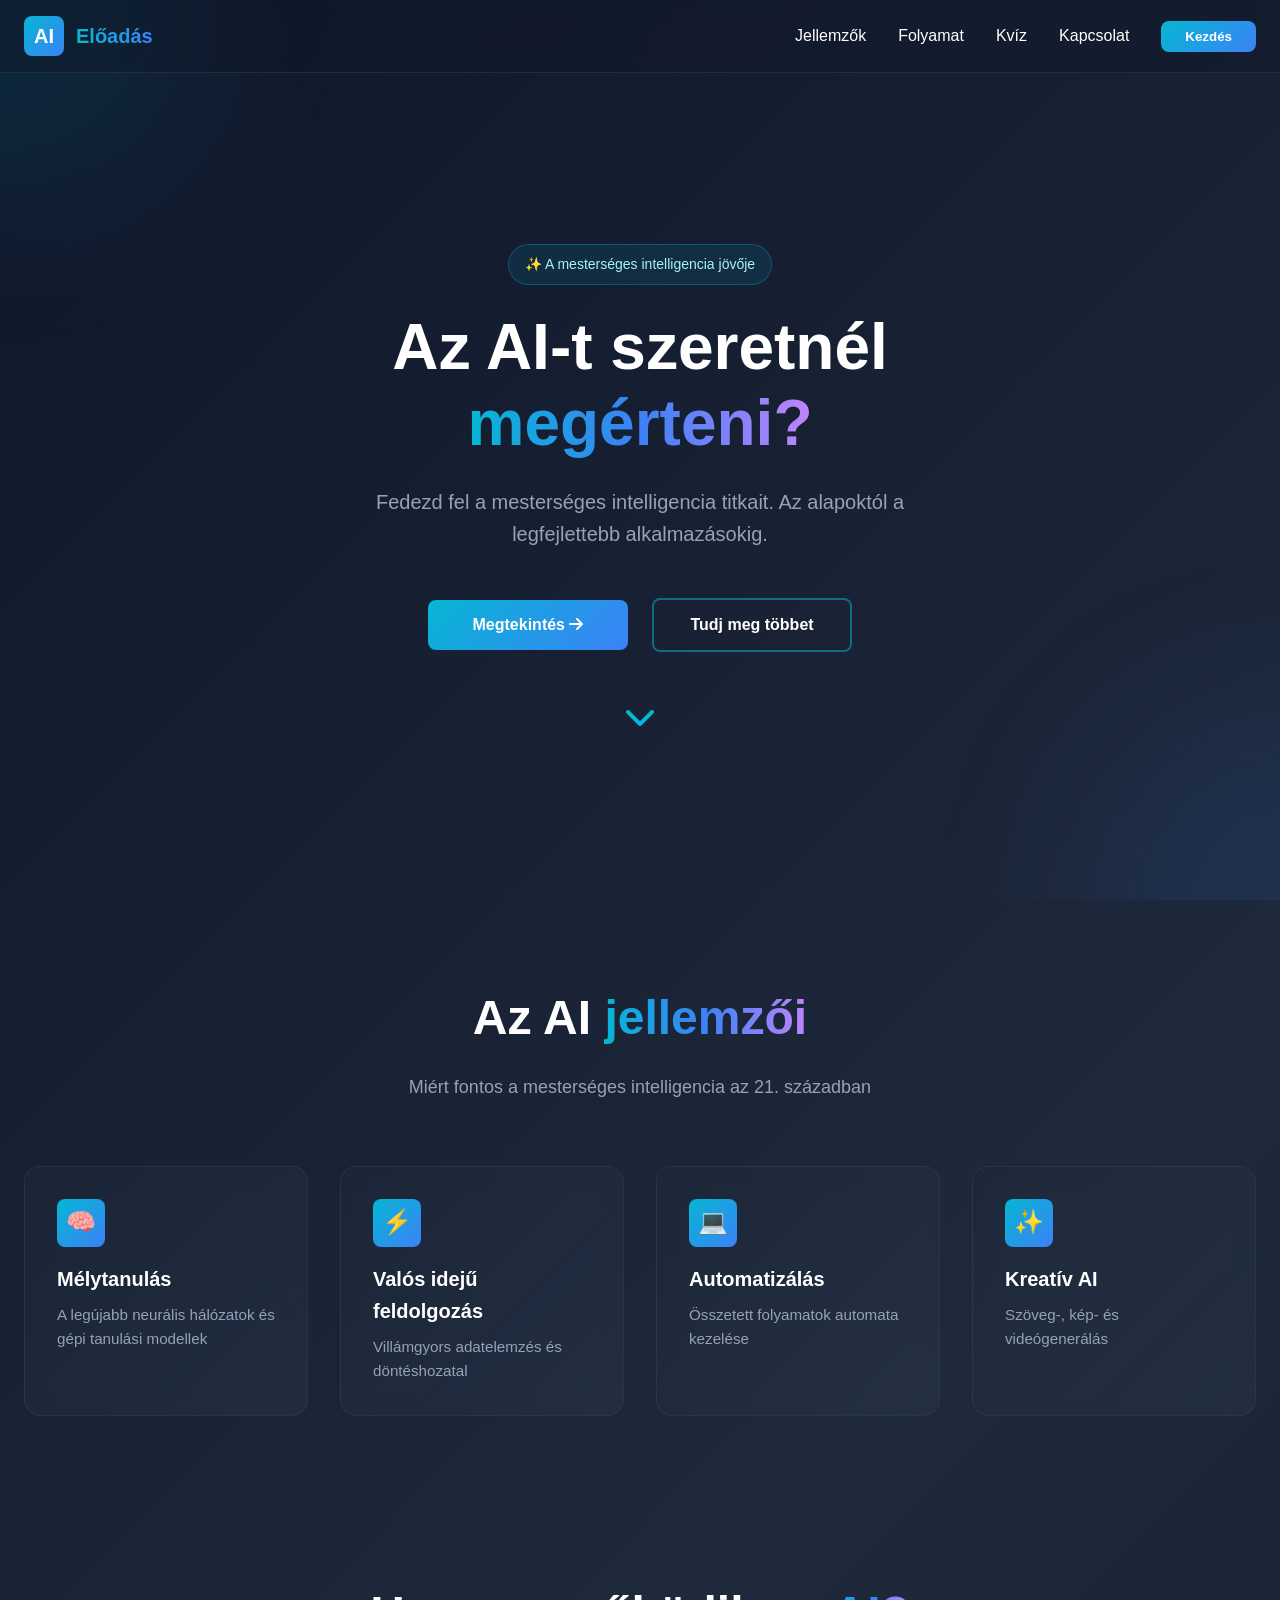
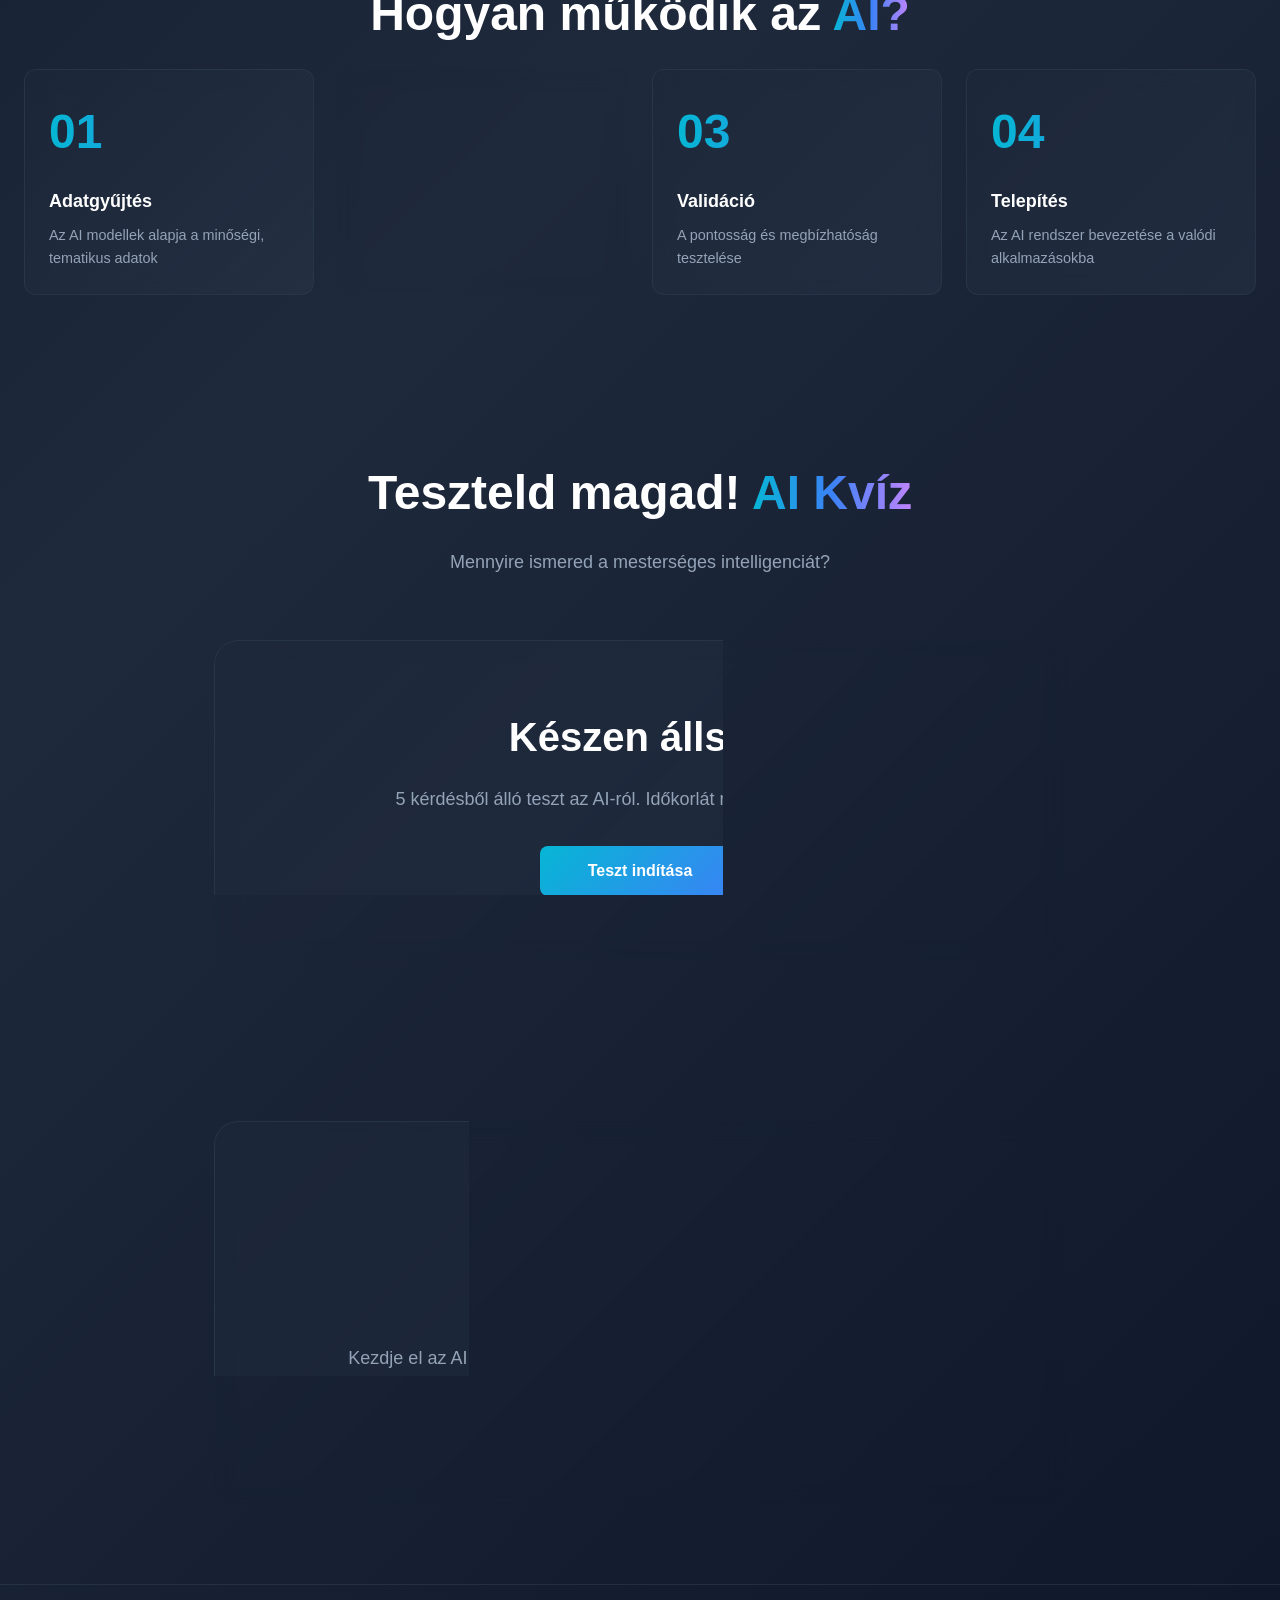
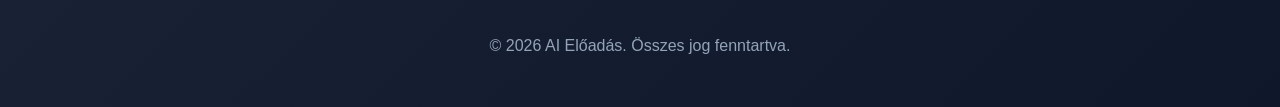
<file: ai-eloadas-complete.html>
<!DOCTYPE html>
<html lang="hu">
<head>
    <meta charset="UTF-8">
    <meta name="viewport" content="width=device-width, initial-scale=1.0">
    <title>AI Előadás - Mesterséges Intelligencia</title>
    <link href="https://cdnjs.cloudflare.com/ajax/libs/font-awesome/6.4.0/css/all.min.css" rel="stylesheet">
    <style>
        * {
            margin: 0;
            padding: 0;
            box-sizing: border-box;
        }

        :root {
            --primary: #06b6d4;
            --primary-dark: #0891b2;
            --secondary: #3b82f6;
            --dark: #0f172a;
            --darker: #1e293b;
            --darkest: #0f172a;
            --slate-700: #334155;
            --slate-400: #94a3b8;
        }

        html {
            scroll-behavior: smooth;
        }

        body {
            font-family: -apple-system, BlinkMacSystemFont, 'Segoe UI', Roboto, Oxygen, Ubuntu, Cantarell, sans-serif;
            background: linear-gradient(135deg, var(--darkest) 0%, var(--darker) 50%, var(--darkest) 100%);
            color: white;
            line-height: 1.6;
            overflow-x: hidden;
        }

        /* Navigation */
        nav {
            position: fixed;
            top: 0;
            left: 0;
            right: 0;
            z-index: 1000;
            backdrop-filter: blur(10px);
            background: rgba(15, 23, 42, 0.4);
            border-bottom: 1px solid rgba(51, 65, 85, 0.5);
            padding: 1rem 0;
        }

        .nav-container {
            max-width: 1400px;
            margin: 0 auto;
            padding: 0 1.5rem;
            display: flex;
            justify-content: space-between;
            align-items: center;
        }

        .logo {
            display: flex;
            align-items: center;
            gap: 0.75rem;
            font-size: 1.25rem;
            font-weight: bold;
        }

        .logo-icon {
            width: 40px;
            height: 40px;
            border-radius: 0.5rem;
            background: linear-gradient(135deg, var(--primary), var(--secondary));
            display: flex;
            align-items: center;
            justify-content: center;
            font-weight: bold;
        }

        .logo-text {
            background: linear-gradient(90deg, var(--primary), var(--secondary));
            -webkit-background-clip: text;
            -webkit-text-fill-color: transparent;
            background-clip: text;
        }

        .nav-links {
            display: none;
            gap: 2rem;
            align-items: center;
        }

        .nav-links a {
            color: white;
            text-decoration: none;
            transition: color 0.3s;
        }

        .nav-links a:hover {
            color: var(--primary);
        }

        .nav-btn {
            padding: 0.5rem 1.5rem;
            background: linear-gradient(135deg, var(--primary), var(--secondary));
            color: white;
            border: none;
            border-radius: 0.5rem;
            font-weight: bold;
            cursor: pointer;
            transition: all 0.3s;
        }

        .nav-btn:hover {
            box-shadow: 0 0 30px rgba(6, 182, 212, 0.5);
            transform: translateY(-2px);
        }

        @media (min-width: 768px) {
            .nav-links {
                display: flex;
            }
        }

        /* Hero Section */
        .hero {
            min-height: 100vh;
            display: flex;
            align-items: center;
            justify-content: center;
            padding-top: 5rem;
            position: relative;
            overflow: hidden;
        }

        .hero-bg {
            position: absolute;
            inset: 0;
            overflow: hidden;
            z-index: 0;
        }

        .gradient-blob-1 {
            position: absolute;
            width: 400px;
            height: 400px;
            background: rgba(6, 182, 212, 0.1);
            border-radius: 50%;
            filter: blur(80px);
            top: -200px;
            left: -200px;
            animation: float 8s infinite;
        }

        .gradient-blob-2 {
            position: absolute;
            width: 400px;
            height: 400px;
            background: rgba(59, 130, 246, 0.1);
            border-radius: 50%;
            filter: blur(80px);
            bottom: -200px;
            right: -200px;
            animation: float 8s infinite reverse;
        }

        @keyframes float {
            0%, 100% { transform: translateY(0px); }
            50% { transform: translateY(30px); }
        }

        .hero-content {
            position: relative;
            z-index: 10;
            max-width: 900px;
            margin: 0 auto;
            text-align: center;
            padding: 0 1.5rem;
        }

        .hero-badge {
            display: inline-block;
            padding: 0.5rem 1rem;
            background: rgba(6, 182, 212, 0.1);
            border: 1px solid rgba(6, 182, 212, 0.3);
            border-radius: 9999px;
            color: #a5f3fc;
            font-size: 0.875rem;
            font-weight: 500;
            margin-bottom: 1.5rem;
        }

        .hero-title {
            font-size: clamp(2.5rem, 8vw, 4rem);
            font-weight: bold;
            margin-bottom: 1.5rem;
            line-height: 1.2;
        }

        .hero-title-gradient {
            background: linear-gradient(90deg, var(--primary), var(--secondary), #c084fc);
            -webkit-background-clip: text;
            -webkit-text-fill-color: transparent;
            background-clip: text;
        }

        .hero-description {
            font-size: 1.25rem;
            color: var(--slate-400);
            margin-bottom: 3rem;
            max-width: 600px;
            margin-left: auto;
            margin-right: auto;
        }

        .hero-buttons {
            display: flex;
            flex-direction: column;
            gap: 1.5rem;
            margin-bottom: 3rem;
            align-items: center;
        }

        @media (min-width: 640px) {
            .hero-buttons {
                flex-direction: row;
                justify-content: center;
            }
        }

        .btn {
            padding: 1rem 2rem;
            border-radius: 0.5rem;
            font-weight: bold;
            cursor: pointer;
            transition: all 0.3s;
            border: none;
            font-size: 1rem;
            min-width: 200px;
        }

        .btn-primary {
            background: linear-gradient(135deg, var(--primary), var(--secondary));
            color: white;
        }

        .btn-primary:hover {
            box-shadow: 0 0 40px rgba(6, 182, 212, 0.5);
            transform: scale(1.05);
        }

        .btn-secondary {
            border: 2px solid rgba(6, 182, 212, 0.5);
            color: white;
            background: transparent;
        }

        .btn-secondary:hover {
            border-color: var(--primary);
            background: rgba(6, 182, 212, 0.1);
        }

        .bounce {
            animation: bounce 2s infinite;
        }

        @keyframes bounce {
            0%, 100% { transform: translateY(0); }
            50% { transform: translateY(-10px); }
        }

        /* Features Section */
        .features {
            padding: 5rem 1.5rem;
            max-width: 1400px;
            margin: 0 auto;
        }

        .section-title {
            font-size: 3rem;
            font-weight: bold;
            margin-bottom: 1rem;
            text-align: center;
        }

        .section-subtitle {
            color: var(--slate-400);
            font-size: 1.125rem;
            text-align: center;
            margin-bottom: 4rem;
        }

        .features-grid {
            display: grid;
            grid-template-columns: repeat(auto-fit, minmax(280px, 1fr));
            gap: 2rem;
        }

        .feature-card {
            padding: 2rem;
            border-radius: 1rem;
            background: linear-gradient(135deg, rgba(30, 41, 59, 0.5), rgba(51, 65, 85, 0.3));
            border: 1px solid rgba(51, 65, 85, 0.5);
            backdrop-filter: blur(10px);
            transition: all 0.3s;
            animation: slideUp 0.6s ease-out forwards;
            opacity: 0;
        }

        @keyframes slideUp {
            from {
                opacity: 0;
                transform: translateY(20px);
            }
            to {
                opacity: 1;
                transform: translateY(0);
            }
        }

        .feature-card:nth-child(1) { animation-delay: 0s; }
        .feature-card:nth-child(2) { animation-delay: 0.1s; }
        .feature-card:nth-child(3) { animation-delay: 0.2s; }
        .feature-card:nth-child(4) { animation-delay: 0.3s; }

        .feature-card:hover {
            border-color: rgba(6, 182, 212, 0.5);
            transform: translateY(-5px);
        }

        .feature-icon {
            width: 48px;
            height: 48px;
            background: linear-gradient(135deg, var(--primary), var(--secondary));
            border-radius: 0.5rem;
            display: flex;
            align-items: center;
            justify-content: center;
            font-size: 1.5rem;
            margin-bottom: 1rem;
            transition: box-shadow 0.3s;
        }

        .feature-card:hover .feature-icon {
            box-shadow: 0 0 20px rgba(6, 182, 212, 0.5);
        }

        .feature-title {
            font-size: 1.25rem;
            font-weight: bold;
            margin-bottom: 0.5rem;
        }

        .feature-desc {
            color: var(--slate-400);
            font-size: 0.95rem;
        }

        /* Process Section */
        .process {
            padding: 5rem 1.5rem;
            max-width: 1400px;
            margin: 0 auto;
        }

        .process-grid {
            display: grid;
            grid-template-columns: repeat(auto-fit, minmax(250px, 1fr));
            gap: 1.5rem;
        }

        .process-card {
            padding: 1.5rem;
            border-radius: 0.75rem;
            background: linear-gradient(135deg, rgba(30, 41, 59, 0.5), rgba(51, 65, 85, 0.3));
            border: 1px solid rgba(51, 65, 85, 0.5);
            backdrop-filter: blur(10px);
            transition: all 0.3s;
        }

        .process-card:hover {
            border-color: rgba(59, 130, 246, 0.5);
        }

        .process-number {
            font-size: 3rem;
            font-weight: bold;
            background: linear-gradient(90deg, var(--primary), var(--secondary));
            -webkit-background-clip: text;
            -webkit-text-fill-color: transparent;
            background-clip: text;
            margin-bottom: 1rem;
        }

        .process-title {
            font-size: 1.125rem;
            font-weight: bold;
            margin-bottom: 0.5rem;
        }

        .process-desc {
            color: var(--slate-400);
            font-size: 0.9rem;
        }

        /* Quiz Section */
        .quiz {
            padding: 5rem 1.5rem;
            max-width: 900px;
            margin: 0 auto;
        }

        .quiz-start {
            background: linear-gradient(135deg, rgba(30, 41, 59, 0.5), rgba(51, 65, 85, 0.3));
            border: 1px solid rgba(51, 65, 85, 0.5);
            border-radius: 1.5rem;
            backdrop-filter: blur(10px);
            padding: 4rem 2rem;
            text-align: center;
            animation: slideUp 0.6s ease-out;
        }

        .quiz-start-content h3 {
            font-size: 2.5rem;
            margin-bottom: 1rem;
            color: white;
        }

        .quiz-start-content p {
            font-size: 1.125rem;
            color: var(--slate-400);
            margin-bottom: 2rem;
        }

        .quiz-container {
            background: linear-gradient(135deg, rgba(30, 41, 59, 0.5), rgba(51, 65, 85, 0.3));
            border: 1px solid rgba(51, 65, 85, 0.5);
            border-radius: 1.5rem;
            backdrop-filter: blur(10px);
            padding: 3rem;
            animation: slideUp 0.6s ease-out;
        }

        .quiz-question {
            margin-bottom: 2rem;
        }

        .question-counter {
            display: inline-block;
            padding: 0.5rem 1rem;
            background: rgba(6, 182, 212, 0.1);
            border: 1px solid rgba(6, 182, 212, 0.3);
            border-radius: 9999px;
            color: var(--primary);
            font-size: 0.875rem;
            font-weight: bold;
            margin-bottom: 1.5rem;
        }

        #questionText {
            font-size: 1.5rem;
            margin-bottom: 2rem;
            line-height: 1.5;
        }

        .quiz-options {
            display: flex;
            flex-direction: column;
            gap: 1rem;
        }

        .quiz-option {
            padding: 1rem 1.5rem;
            background: rgba(30, 41, 59, 0.5);
            border: 2px solid rgba(51, 65, 85, 0.5);
            border-radius: 0.75rem;
            cursor: pointer;
            transition: all 0.3s;
            color: white;
            text-align: left;
            font-size: 1rem;
        }

        .quiz-option:hover {
            border-color: var(--primary);
            background: rgba(6, 182, 212, 0.1);
            transform: translateX(5px);
        }

        .quiz-option.correct {
            border-color: #10b981;
            background: rgba(16, 185, 129, 0.2);
        }

        .quiz-option.incorrect {
            border-color: #ef4444;
            background: rgba(239, 68, 68, 0.2);
        }

        .quiz-progress {
            width: 100%;
            height: 4px;
            background: rgba(51, 65, 85, 0.5);
            border-radius: 2px;
            margin-top: 2rem;
            overflow: hidden;
        }

        .progress-bar {
            height: 100%;
            background: linear-gradient(90deg, var(--primary), var(--secondary));
            border-radius: 2px;
            transition: width 0.3s ease;
            width: 0%;
        }

        .results-card {
            text-align: center;
            animation: slideUp 0.6s ease-out;
        }

        .results-icon {
            font-size: 4rem;
            margin-bottom: 1.5rem;
        }

        #resultsTitle {
            font-size: 2rem;
            font-weight: bold;
            margin-bottom: 1rem;
        }

        #resultsText {
            color: var(--slate-400);
            font-size: 1.125rem;
            margin-bottom: 2rem;
        }

        #resultsList {
            background: rgba(30, 41, 59, 0.5);
            border: 1px solid rgba(51, 65, 85, 0.5);
            border-radius: 1rem;
            padding: 2rem;
            margin-bottom: 2rem;
            text-align: left;
        }

        .result-item {
            padding: 1rem;
            margin: 0.5rem 0;
            background: rgba(51, 65, 85, 0.3);
            border-radius: 0.5rem;
            border-left: 3px solid var(--primary);
        }

        .result-item.wrong {
            border-left-color: #ef4444;
        }

        /* CTA Section */
        .cta {
            padding: 5rem 1.5rem;
            max-width: 900px;
            margin: 0 auto;
        }

        .cta-box {
            padding: 3rem;
            border-radius: 1.5rem;
            background: linear-gradient(135deg, rgba(30, 41, 59, 0.5), rgba(51, 65, 85, 0.3));
            border: 1px solid rgba(51, 65, 85, 0.5);
            backdrop-filter: blur(10px);
            text-align: center;
        }

        .cta-icon {
            font-size: 3rem;
            color: var(--primary);
            margin-bottom: 1.5rem;
        }

        .cta-title {
            font-size: 2.25rem;
            font-weight: bold;
            margin-bottom: 1rem;
        }

        .cta-desc {
            color: var(--slate-400);
            font-size: 1.125rem;
            margin-bottom: 2rem;
        }

        /* Footer */
        footer {
            border-top: 1px solid rgba(51, 65, 85, 0.5);
            padding: 3rem 1.5rem;
            text-align: center;
            color: var(--slate-400);
        }

        @media (max-width: 768px) {
            .hero-title {
                font-size: 2rem;
            }

            .section-title {
                font-size: 2rem;
            }

            .cta-box {
                padding: 2rem 1.5rem;
            }

            .quiz-container {
                padding: 1.5rem;
            }
        }
    </style>
</head>
<body>
    <!-- Navigation -->
    <nav>
        <div class="nav-container">
            <div class="logo">
                <div class="logo-icon">AI</div>
                <span class="logo-text">Előadás</span>
            </div>
            <div class="nav-links">
                <a href="#features">Jellemzők</a>
                <a href="#process">Folyamat</a>
                <a href="#quiz">Kvíz</a>
                <a href="#contact">Kapcsolat</a>
                <button class="nav-btn">Kezdés</button>
            </div>
        </div>
    </nav>

    <!-- Hero Section -->
    <section class="hero">
        <div class="hero-bg">
            <div class="gradient-blob-1"></div>
            <div class="gradient-blob-2"></div>
        </div>
        <div class="hero-content">
            <div class="hero-badge">✨ A mesterséges intelligencia jövője</div>
            <h1 class="hero-title">
                Az AI-t szeretnél
                <br>
                <span class="hero-title-gradient">megérteni?</span>
            </h1>
            <p class="hero-description">
                Fedezd fel a mesterséges intelligencia titkait. Az alapoktól a legfejlettebb alkalmazásokig.
            </p>
            <div class="hero-buttons">
                <button class="btn btn-primary" data-scroll="#features">
                    Megtekintés <i class="fas fa-arrow-right"></i>
                </button>
                <button class="btn btn-secondary" data-scroll="#process">
                    Tudj meg többet
                </button>
            </div>
            <div class="bounce">
                <i class="fas fa-chevron-down" style="font-size: 2rem; color: var(--primary);"></i>
            </div>
        </div>
    </section>

    <!-- Features Section -->
    <section id="features" class="features">
        <h2 class="section-title">
            Az AI
            <span class="hero-title-gradient">jellemzői</span>
        </h2>
        <p class="section-subtitle">Miért fontos a mesterséges intelligencia az 21. században</p>
        <div class="features-grid">
            <div class="feature-card">
                <div class="feature-icon">🧠</div>
                <h3 class="feature-title">Mélytanulás</h3>
                <p class="feature-desc">A legújabb neurális hálózatok és gépi tanulási modellek</p>
            </div>
            <div class="feature-card">
                <div class="feature-icon">⚡</div>
                <h3 class="feature-title">Valós idejű feldolgozás</h3>
                <p class="feature-desc">Villámgyors adatelemzés és döntéshozatal</p>
            </div>
            <div class="feature-card">
                <div class="feature-icon">💻</div>
                <h3 class="feature-title">Automatizálás</h3>
                <p class="feature-desc">Összetett folyamatok automata kezelése</p>
            </div>
            <div class="feature-card">
                <div class="feature-icon">✨</div>
                <h3 class="feature-title">Kreatív AI</h3>
                <p class="feature-desc">Szöveg-, kép- és videógenerálás</p>
            </div>
        </div>
    </section>

    <!-- Process Section -->
    <section id="process" class="process">
        <h2 class="section-title">
            Hogyan működik az
            <span class="hero-title-gradient">AI?</span>
        </h2>
        <div class="process-grid">
            <div class="process-card">
                <div class="process-number">01</div>
                <h3 class="process-title">Adatgyűjtés</h3>
                <p class="process-desc">Az AI modellek alapja a minőségi, tematikus adatok</p>
            </div>
            <div class="process-card">
                <div class="process-number">02</div>
                <h3 class="process-title">Betanítás</h3>
                <p class="process-desc">A modell tanul a milliók közül az adatokat feldolgozva</p>
            </div>
            <div class="process-card">
                <div class="process-number">03</div>
                <h3 class="process-title">Validáció</h3>
                <p class="process-desc">A pontosság és megbízhatóság tesztelése</p>
            </div>
            <div class="process-card">
                <div class="process-number">04</div>
                <h3 class="process-title">Telepítés</h3>
                <p class="process-desc">Az AI rendszer bevezetése a valódi alkalmazásokba</p>
            </div>
        </div>
    </section>

    <!-- Quiz Section -->
    <section id="quiz" class="quiz">
        <h2 class="section-title">
            Teszteld magad!
            <span class="hero-title-gradient">AI Kvíz</span>
        </h2>
        <p class="section-subtitle">Mennyire ismered a mesterséges intelligenciát?</p>
        
        <div id="quizStart" class="quiz-start">
            <div class="quiz-start-content">
                <h3>Készen állsz?</h3>
                <p>5 kérdésből álló teszt az AI-ról. Időkorlát nélkül válaszolhatsz.</p>
                <button class="btn btn-primary" onclick="startQuiz()">Teszt indítása</button>
            </div>
        </div>
        
        <div class="quiz-container" id="quizContainer" style="display: none;">
            <div class="quiz-content" id="quizContent">
                <div class="quiz-question">
                    <div class="question-counter"><span id="currentQuestion">1</span>/<span id="totalQuestions">5</span></div>
                    <h3 id="questionText"></h3>
                    <div class="quiz-options" id="optionsContainer"></div>
                </div>
                <div class="quiz-progress">
                    <div class="progress-bar" id="progressBar"></div>
                </div>
            </div>
            <div class="quiz-results" id="quizResults" style="display: none;">
                <div class="results-card">
                    <div class="results-icon" id="resultsIcon">🎉</div>
                    <h3 id="resultsTitle"></h3>
                    <p id="resultsText"></p>
                    <div id="resultsList"></div>
                    <button class="btn btn-primary" onclick="restartQuiz()">Újrakezdés</button>
                </div>
            </div>
        </div>
    </section>

    <!-- CTA Section -->
    <section id="contact" class="cta">
        <div class="cta-box">
            <div class="cta-icon">📊</div>
            <h2 class="cta-title">Készen áll?</h2>
            <p class="cta-desc">
                Kezdje el az AI utazását még ma. Az összes anyag ingyenes és elérhető.
            </p>
            <button class="btn btn-primary" data-scroll="#quiz">
                Indítsd el az előadást
            </button>
        </div>
    </section>

    <!-- Footer -->
    <footer>
        <p>© 2026 AI Előadás. Összes jog fenntartva.</p>
    </footer>

    <script>
        // Quiz Data
        const quizData = [
            {
                question: "Mi az a mesterséges intelligencia?",
                options: [
                    "Emberekhez hasonló gondolkodásra képes gép",
                    "Algoritmusok, amelyek adatokból tanulnak és döntéseket hoznak",
                    "Csak játékokhoz használható technológia",
                    "A tudomány fikciójában létezik, valóságban nem"
                ],
                correct: 1
            },
            {
                question: "Melyik az AI tanulásának alapja?",
                options: [
                    "Intuitív gondolkodás",
                    "Adatok és matematikai modellek",
                    "Emberi közvetítés",
                    "Véletlen döntések"
                ],
                correct: 1
            },
            {
                question: "Mit csinál a neurális hálózat?",
                options: [
                    "Elektromosságot vezet",
                    "Utánozza az emberi agy működését",
                    "Vezetékeket csatornáz",
                    "Csak orvosságok készítésében hasznos"
                ],
                correct: 1
            },
            {
                question: "Milyen adatokra van szüksége az AI-nak tanuláshoz?",
                options: [
                    "Szörnyűen sok, rossz minőségű adat",
                    "Kevés, de kiváló minőségű adat",
                    "Egyáltalán nem kell adat",
                    "Csak videóadatok"
                ],
                correct: 1
            },
            {
                question: "Mit jelent az 'deep learning' vagy mélytanulás?",
                options: [
                    "Hosszú ideig tanulmányozni valamit",
                    "Több rétegű neurális hálózatok használata",
                    "A fejből tanulni",
                    "Nem létezik valódi fogalom"
                ],
                correct: 1
            }
        ];

        let currentQuestion = 0;
        let score = 0;
        let answers = [];

        // Smooth scroll function
        window.smoothScrollTo = function(selector) {
            const target = document.querySelector(selector);
            if (target) {
                target.scrollIntoView({ behavior: 'smooth' });
            }
        };

        // Start Quiz
        window.startQuiz = function() {
            const quizStart = document.getElementById('quizStart');
            const quizContainer = document.getElementById('quizContainer');
            
            if (quizStart) quizStart.style.display = 'none';
            if (quizContainer) quizContainer.style.display = 'block';
            
            currentQuestion = 0;
            score = 0;
            answers = [];
            
            showQuestion();
        };

        // Show question
        function showQuestion() {
            const question = quizData[currentQuestion];
            const questionTextEl = document.getElementById('questionText');
            if (questionTextEl) {
                questionTextEl.textContent = question.question;
            }
            
            const optionsContainer = document.getElementById('optionsContainer');
            if (optionsContainer) {
                optionsContainer.innerHTML = '';
                
                question.options.forEach((option, index) => {
                    const button = document.createElement('button');
                    button.className = 'quiz-option';
                    button.textContent = option;
                    button.onclick = () => selectAnswer(index);
                    optionsContainer.appendChild(button);
                });
            }

            updateProgress();
        }

        // Select answer
        function selectAnswer(index) {
            const question = quizData[currentQuestion];
            answers[currentQuestion] = index;
            const options = document.querySelectorAll('.quiz-option');
            
            options.forEach((btn, i) => {
                btn.disabled = true;
                if (i === question.correct) {
                    btn.classList.add('correct');
                } else if (i === index && index !== question.correct) {
                    btn.classList.add('incorrect');
                }
            });

            if (index === question.correct) {
                score++;
            }

            setTimeout(() => {
                if (currentQuestion < quizData.length - 1) {
                    currentQuestion++;
                    showQuestion();
                } else {
                    showResults();
                }
            }, 1500);
        }

        // Update progress
        function updateProgress() {
            const progress = ((currentQuestion + 1) / quizData.length) * 100;
            const progressBar = document.getElementById('progressBar');
            if (progressBar) {
                progressBar.style.width = progress + '%';
            }
            
            const currentQEl = document.getElementById('currentQuestion');
            if (currentQEl) {
                currentQEl.textContent = currentQuestion + 1;
            }
        }

        // Show results
        function showResults() {
            const quizContent = document.getElementById('quizContent');
            const quizResults = document.getElementById('quizResults');
            
            if (quizContent) quizContent.style.display = 'none';
            if (quizResults) quizResults.style.display = 'block';
            
            const percentage = (score / quizData.length) * 100;
            let title, icon, resultText;

            if (percentage === 100) {
                title = "Tökéletes! 🌟";
                icon = "🏆";
                resultText = "Kiváló! Valóban szakértő vagy az AI-ban!";
            } else if (percentage >= 80) {
                title = "Nagyon jó! 👏";
                icon = "🎯";
                resultText = "Szinte tökéletes! Valóban jól ismered az AI-t.";
            } else if (percentage >= 60) {
                title = "Jó teljesítmény! ✨";
                icon = "⭐";
                resultText = "Jó alapismereteid vannak, de tanulhatsz még!";
            } else {
                title = "Kicsit több gyakorlat kell! 📚";
                icon = "📖";
                resultText = "Ne aggódj! A tanulás folyamatos folyamat.";
            }

            const resultsIcon = document.getElementById('resultsIcon');
            const resultsTitle = document.getElementById('resultsTitle');
            const resultsText = document.getElementById('resultsText');
            
            if (resultsIcon) resultsIcon.textContent = icon;
            if (resultsTitle) resultsTitle.textContent = title;
            if (resultsText) {
                resultsText.innerHTML = `
                    <p><strong>${resultText}</strong></p>
                    <p style="margin-top: 1rem; font-size: 1.5rem;">
                        <span style="color: var(--primary); font-weight: bold;">${score}/${quizData.length}</span> helyes válasz
                    </p>
                `;
            }

            let resultsList = '<h4 style="margin-bottom: 1rem;">Válaszaid:</h4>';
            quizData.forEach((q, i) => {
                const isCorrect = answers[i] === q.correct;
                const itemClass = isCorrect ? '' : ' wrong';
                resultsList += `
                    <div class="result-item${itemClass}">
                        <strong>${i + 1}. ${q.question}</strong>
                        <p style="margin-top: 0.5rem; color: var(--slate-400);">
                            Válaszod: ${q.options[answers[i]]} ${isCorrect ? '✓' : '✗'}
                        </p>
                    </div>
                `;
            });
            
            const resultsListEl = document.getElementById('resultsList');
            if (resultsListEl) {
                resultsListEl.innerHTML = resultsList;
            }
        }

        // Restart quiz
        window.restartQuiz = function() {
            const quizStart = document.getElementById('quizStart');
            const quizContainer = document.getElementById('quizContainer');
            const quizContent = document.getElementById('quizContent');
            const quizResults = document.getElementById('quizResults');
            
            if (quizStart) quizStart.style.display = 'block';
            if (quizContent) quizContent.style.display = 'block';
            if (quizResults) quizResults.style.display = 'none';
            
            currentQuestion = 0;
            score = 0;
            answers = [];
            
            showQuestion();
        };

        // Setup navigation
        document.addEventListener('DOMContentLoaded', function() {
            // Smooth scroll links
            document.querySelectorAll('a[href^="#"]').forEach(anchor => {
                anchor.addEventListener('click', function (e) {
                    e.preventDefault();
                    window.smoothScrollTo(this.getAttribute('href'));
                });
            });

            // Data-scroll buttons
            document.querySelectorAll('[data-scroll]').forEach(btn => {
                btn.addEventListener('click', function(e) {
                    e.preventDefault();
                    const target = this.getAttribute('data-scroll');
                    window.smoothScrollTo(target);
                });
            });

            // Hover effects
            document.querySelectorAll('.btn').forEach(btn => {
                btn.addEventListener('mouseenter', function() {
                    this.style.transform = 'scale(1.05)';
                });
                btn.addEventListener('mouseleave', function() {
                    this.style.transform = 'scale(1)';
                });
            });
        });
    </script>
</body>
</html>
</file>
